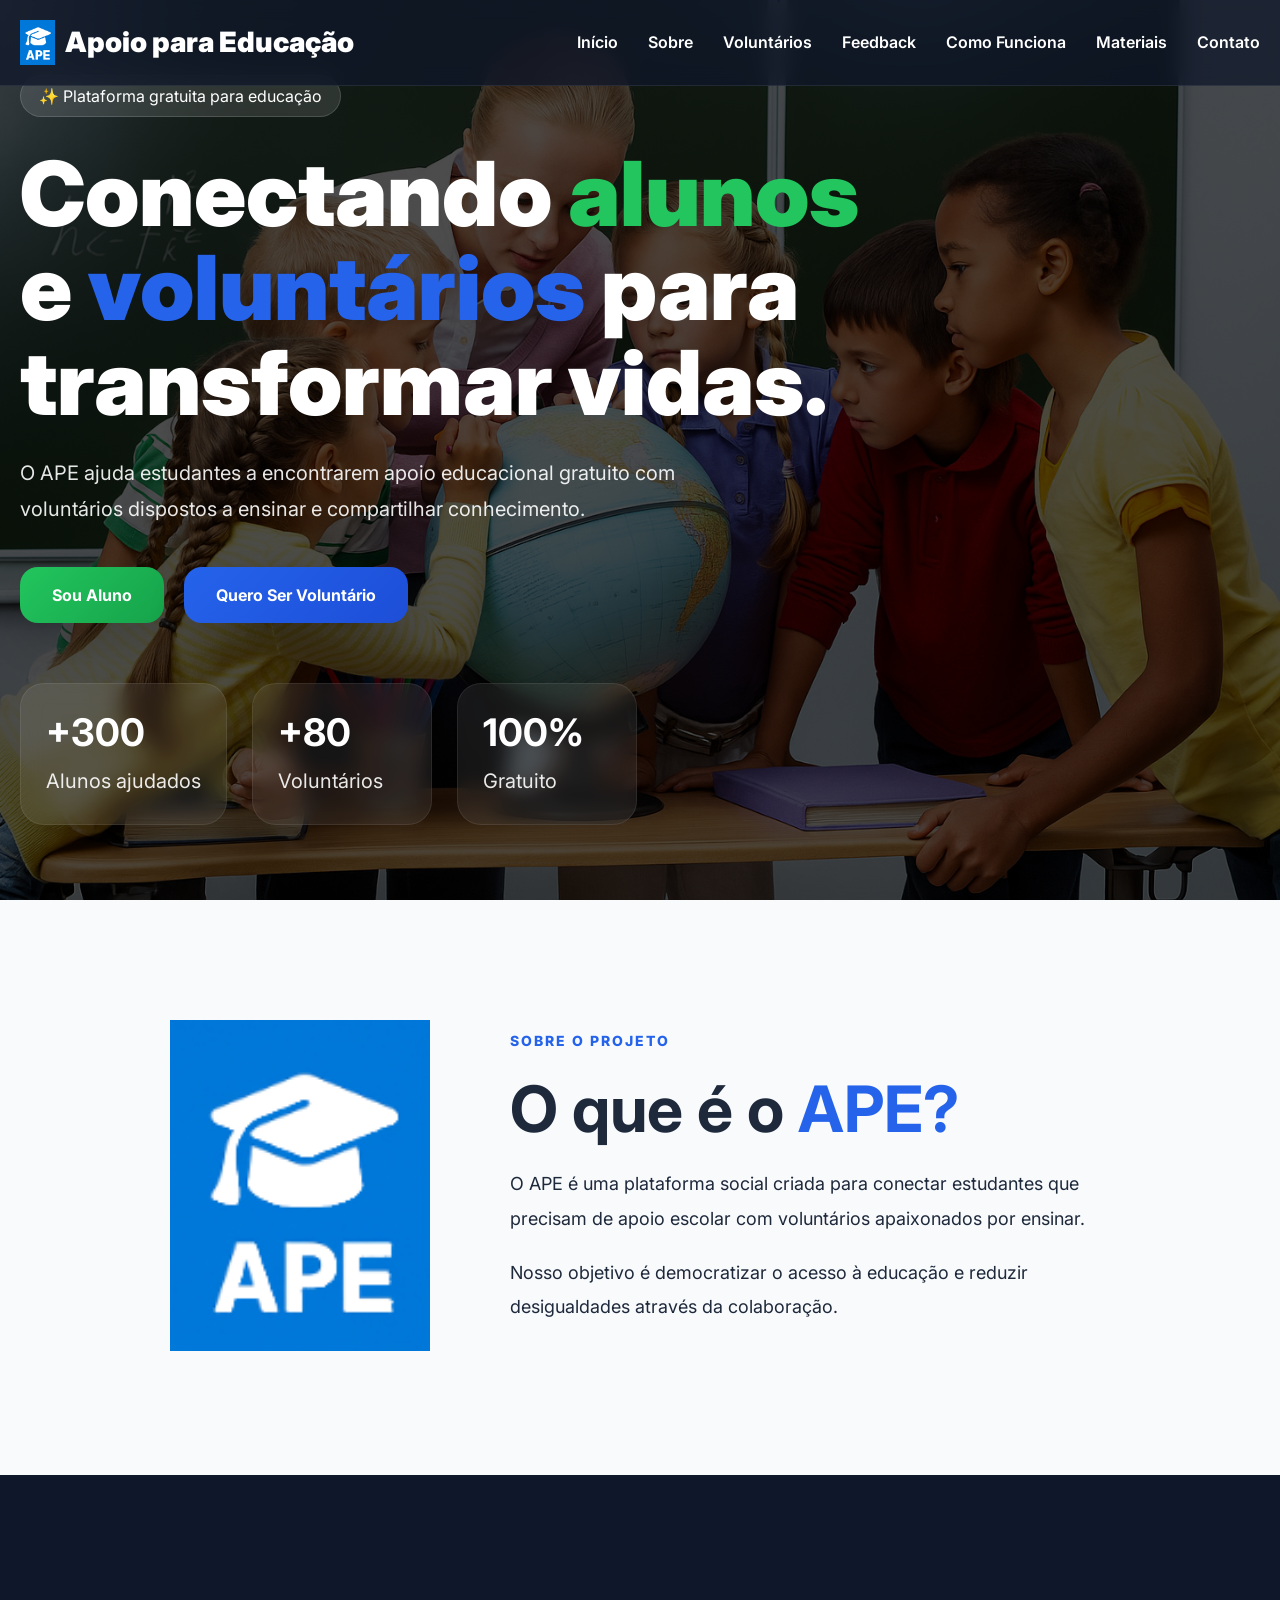
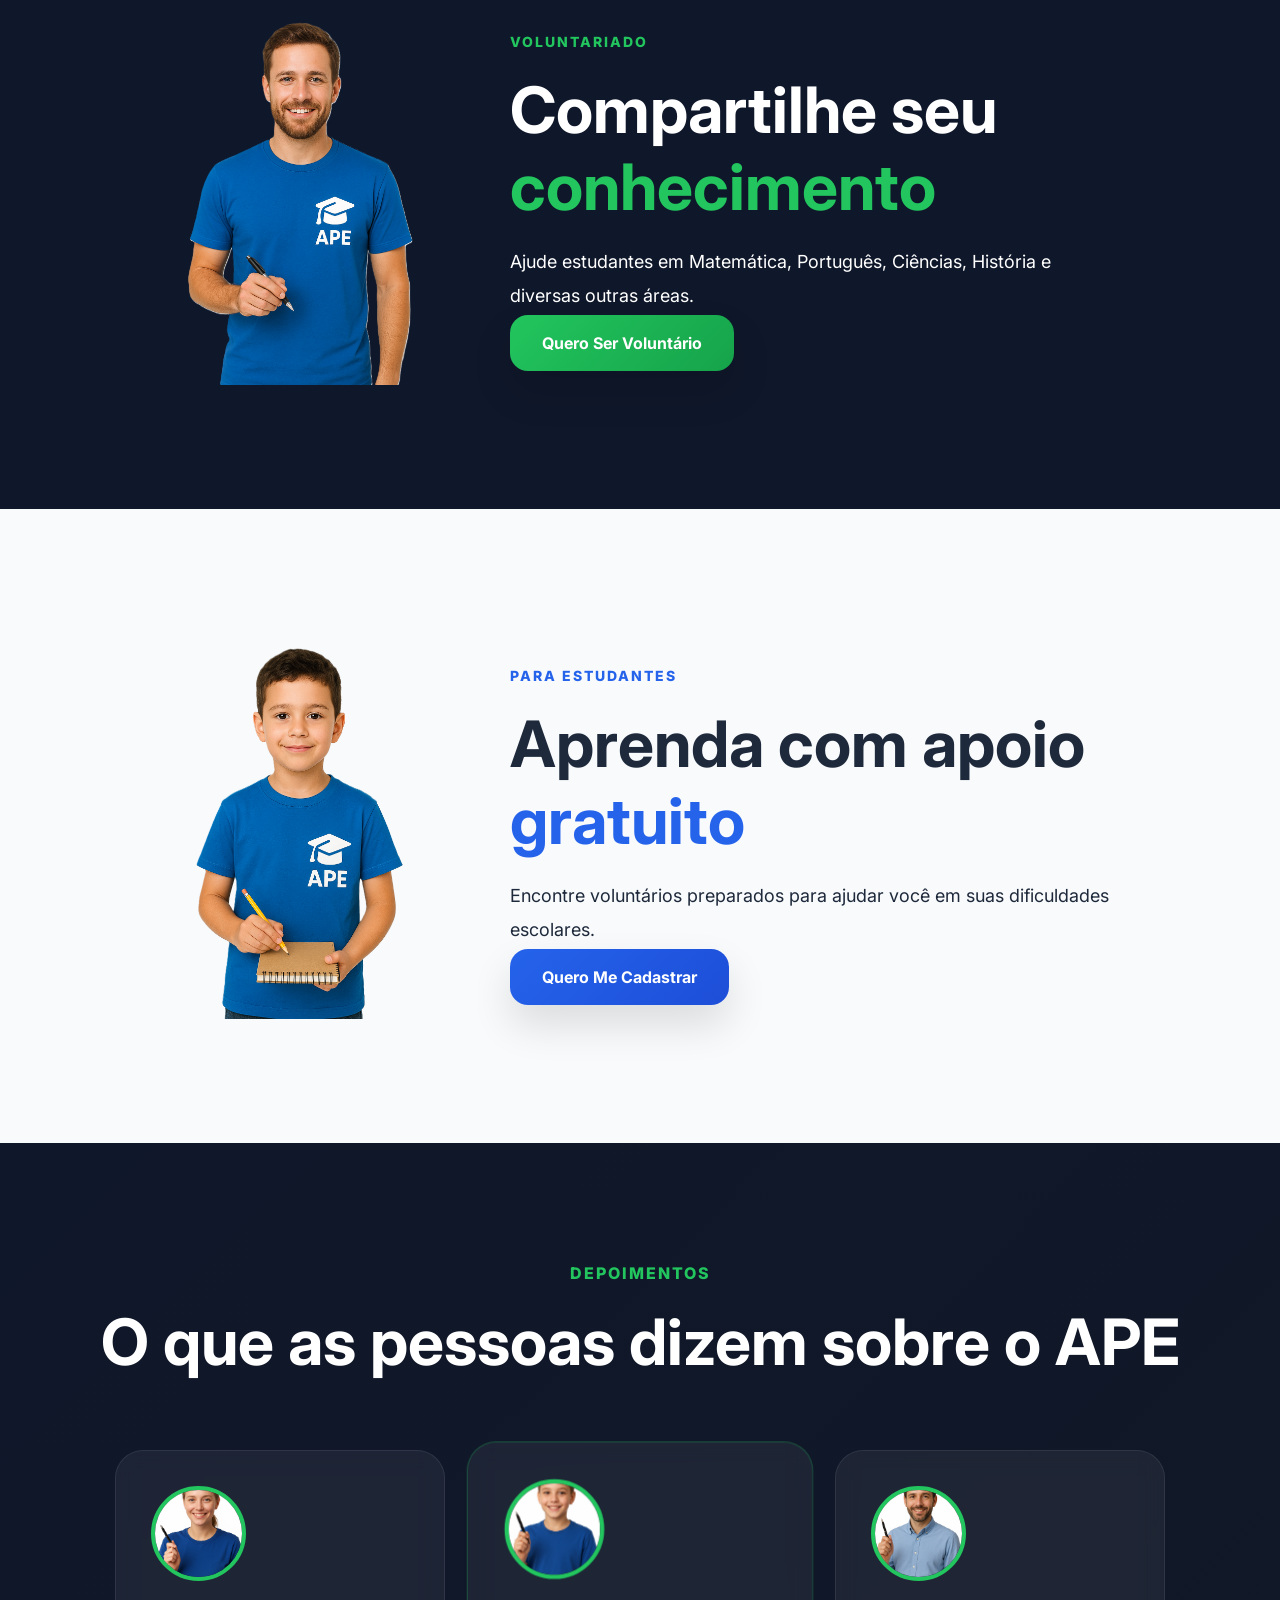
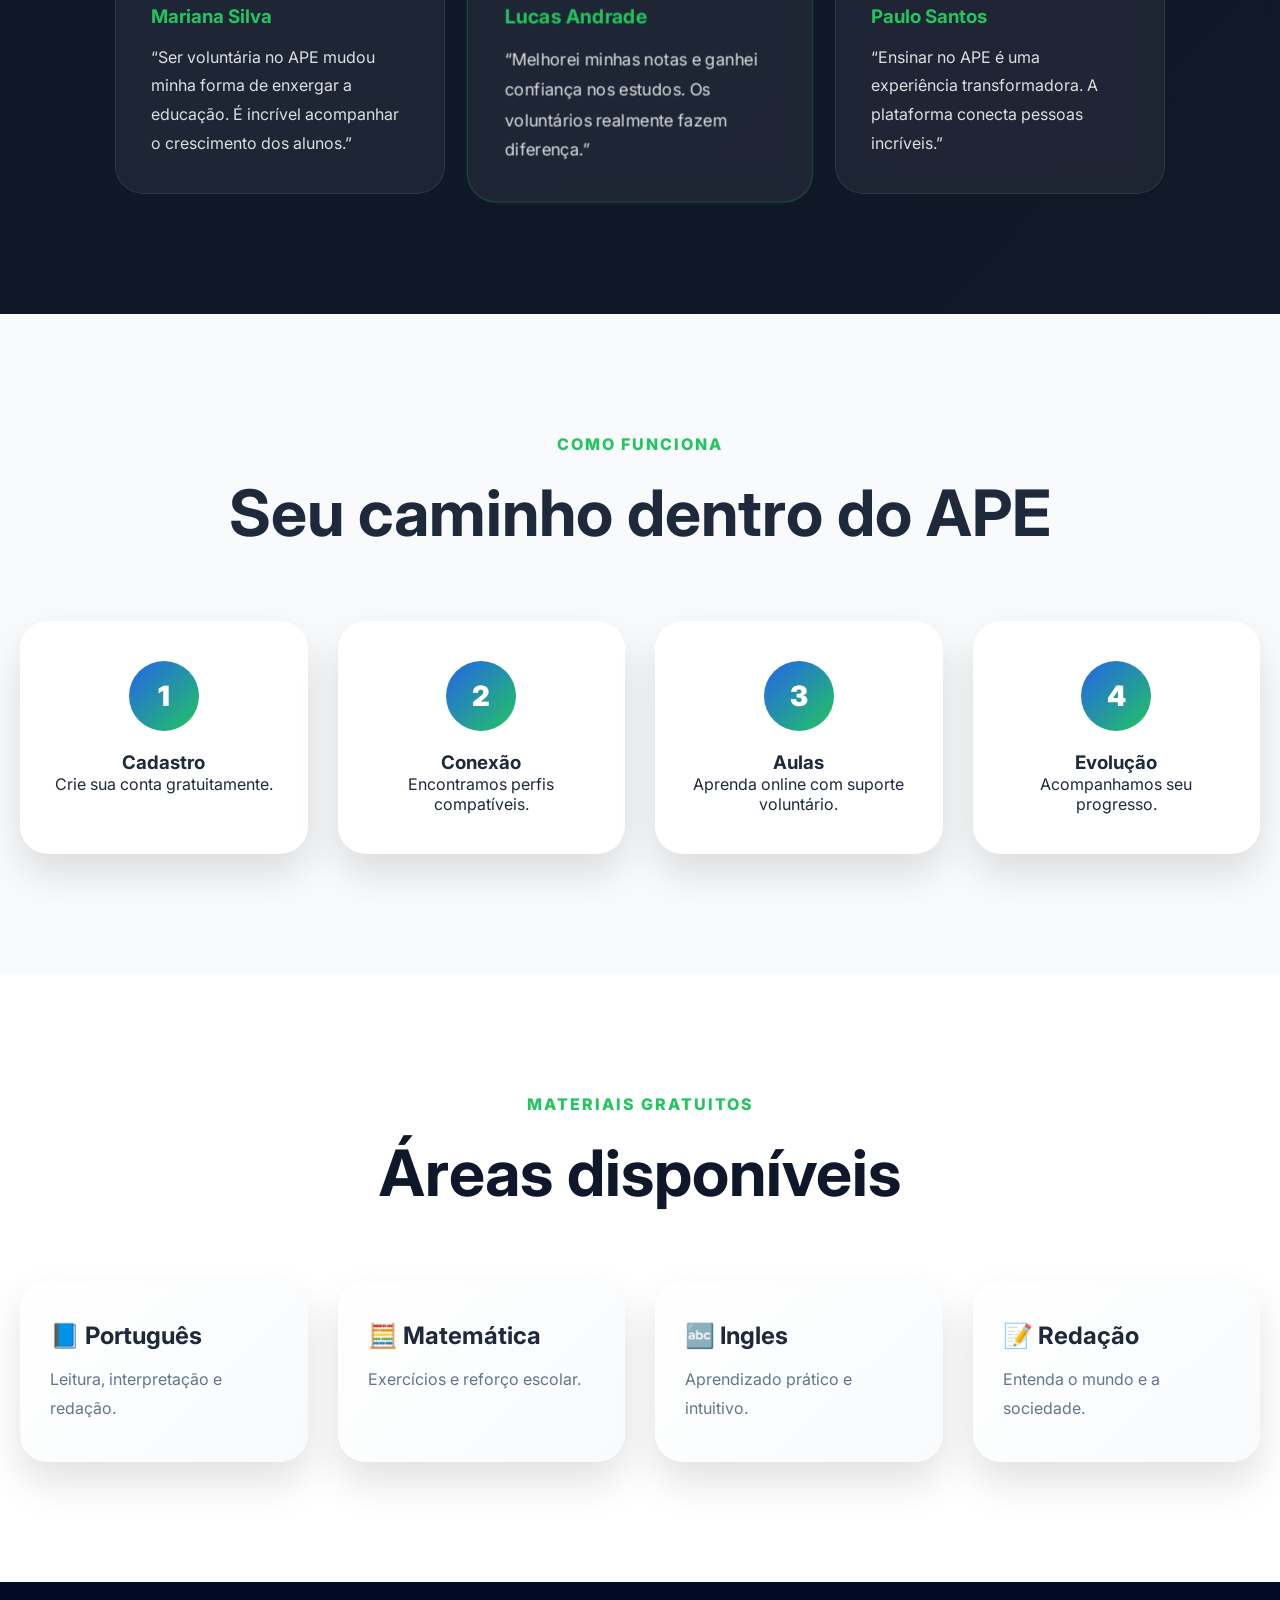
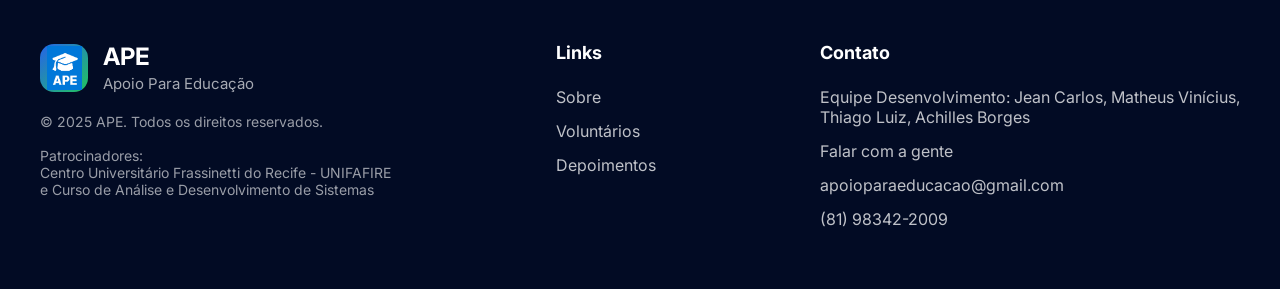
<file: index.html>
<!DOCTYPE html>
<html lang="pt-br">
<head>
    <meta charset="UTF-8">
    <meta name="viewport" content="width=device-width, initial-scale=1.0">

    <title>APE | Apoio Para Educação</title>

    <link rel="preconnect" href="https://fonts.googleapis.com">
    <link rel="preconnect" href="https://fonts.gstatic.com" crossorigin>
    <link href="https://fonts.googleapis.com/css2?family=Inter:wght@300;400;500;600;700;800;900&display=swap" rel="stylesheet">

    <link rel="stylesheet" href="style.css">
</head>
<body>

    <!-- ================= HEADER ================= -->

    <header>
        <nav>

            <div class="logo">
                <img src="imagens/icone1.png" alt="APE" width="35">
                
                <h2>Apoio para Educação</h2>
            </div>

            <div class="menu-toggle" id="menu-toggle">☰</div>

            <ul id="menu-list">
                <li><a href="#banner">Início</a></li>
                <li><a href="#sobre">Sobre</a></li>
                <li><a href="#voluntarios">Voluntários</a></li>
                <li><a href="#feedback">Feedback</a></li>
                <li><a href="#como-funciona">Como Funciona</a></li>
                <li><a href="#materiais">Materiais</a></li>
                <li><a href="#contato">Contato</a></li>
            </ul>

        </nav>
    </header>


    <!-- ================= HERO ================= -->

    <section id="banner">

        <div class="hero-overlay"></div>

        <div class="hero-content">

            <span class="tag">✨ Plataforma gratuita para educação</span>

            <h1>
                Conectando
                <span class="texto_verde">alunos</span>
                e
                <span class="texto_azul">voluntários</span>
                para transformar vidas.
            </h1>

            <p>
                O APE ajuda estudantes a encontrarem apoio educacional gratuito
                com voluntários dispostos a ensinar e compartilhar conhecimento.
            </p>

            <div class="hero-buttons">

                <a href="loginAluno.html" class="btn btn-verde">
                    Sou Aluno
                </a>

                <a href="loginVoluntario.html" class="btn btn-azul">
                    Quero Ser Voluntário
                </a>

            </div>

            <div class="hero-stats">

                <div class="stat-card">
                    <h3>+300</h3>
                    <p>Alunos ajudados</p>
                </div>

                <div class="stat-card">
                    <h3>+80</h3>
                    <p>Voluntários</p>
                </div>

                <div class="stat-card">
                    <h3>100%</h3>
                    <p>Gratuito</p>
                </div>

            </div>

        </div>

    </section>


    <!-- ================= SOBRE ================= -->

    <section id="sobre" class="secao secao-clara">

        <div class="secao-imagem">
            <img src="imagens/icone1.png" alt="Sobre o projeto">
        </div>

        <div class="secao-conteudo">

            <span class="mini-titulo">SOBRE O PROJETO</span>

            <h2>
                O que é o
                <span class="texto_azul">APE?</span>
            </h2>

            <p>
                O APE é uma plataforma social criada para conectar estudantes
                que precisam de apoio escolar com voluntários apaixonados
                por ensinar.
            </p>

            <p>
                Nosso objetivo é democratizar o acesso à educação e reduzir
                desigualdades através da colaboração.
            </p>

        </div>

    </section>


    <!-- ================= VOLUNTÁRIOS ================= -->

    <section id="voluntarios" class="secao secao-escura reverse">

        <div class="secao-conteudo">

            <span class="mini-titulo verde">VOLUNTARIADO</span>

            <h2>
                Compartilhe seu
                <span class="texto_verde">conhecimento</span>
            </h2>

            <p>
                Ajude estudantes em Matemática, Português, Ciências,
                História e diversas outras áreas.
            </p>

            <a href="loginVoluntario.html" class="btn btn-verde">
                Quero Ser Voluntário
            </a>

        </div>

        <div class="secao-imagem">
            <img src="imagens/icone2.png" alt="Voluntários">
        </div>

    </section>


    <!-- ================= ALUNOS ================= -->

    <section id="alunos" class="secao secao-clara">

        <div class="secao-imagem">
            <img src="imagens/icone3.png" alt="Alunos">
        </div>

        <div class="secao-conteudo">

            <span class="mini-titulo">PARA ESTUDANTES</span>

            <h2>
                Aprenda com apoio
                <span class="texto_azul">gratuito</span>
            </h2>

            <p>
                Encontre voluntários preparados para ajudar você em suas
                dificuldades escolares.
            </p>

            <a href="loginAluno.html" class="btn btn-azul">
                Quero Me Cadastrar
            </a>

        </div>

    </section>


    <!-- ================= FEEDBACK ================= -->

    <section id="feedback" class="feedback-section">

        <div class="section-title">
            <span>DEPOIMENTOS</span>
            <h2>O que as pessoas dizem sobre o APE</h2>
        </div>

        <div class="feedback-grid">

            <div class="feedback-card">
                <img src="imagens/voluntario1.png" alt="Voluntário">
                <h3>Mariana Silva</h3>
                <p>
                    “Ser voluntária no APE mudou minha forma de enxergar a educação.
                    É incrível acompanhar o crescimento dos alunos.”
                </p>
            </div>

            <div class="feedback-card destaque">
                <img src="imagens/aluno1.png" alt="Aluno">
                <h3>Lucas Andrade</h3>
                <p>
                    “Melhorei minhas notas e ganhei confiança nos estudos.
                    Os voluntários realmente fazem diferença.”
                </p>
            </div>

            <div class="feedback-card">
                <img src="imagens/voluntario2.png" alt="Voluntário">
                <h3>Paulo Santos</h3>
                <p>
                    “Ensinar no APE é uma experiência transformadora.
                    A plataforma conecta pessoas incríveis.”
                </p>
            </div>

        </div>

    </section>


    <!-- ================= COMO FUNCIONA ================= -->

    <section id="como-funciona" class="como-funciona">

        <div class="section-title">
            <span>COMO FUNCIONA</span>
            <h2>Seu caminho dentro do APE</h2>
        </div>

        <div class="steps">

            <div class="step-card">
                <div class="step-number">1</div>
                <h3>Cadastro</h3>
                <p>Crie sua conta gratuitamente.</p>
            </div>

            <div class="step-card">
                <div class="step-number">2</div>
                <h3>Conexão</h3>
                <p>Encontramos perfis compatíveis.</p>
            </div>

            <div class="step-card">
                <div class="step-number">3</div>
                <h3>Aulas</h3>
                <p>Aprenda online com suporte voluntário.</p>
            </div>

            <div class="step-card">
                <div class="step-number">4</div>
                <h3>Evolução</h3>
                <p>Acompanhamos seu progresso.</p>
            </div>

        </div>

    </section>


    <!-- ================= MATERIAIS ================= -->

    <section id="materiais" class="materiais-section">

        <div class="section-title dark">
            <span>MATERIAIS GRATUITOS</span>
            <h2>Áreas disponíveis</h2>
        </div>

        <div class="materiais-grid">

            <div class="material-card">
                <h3>📘 Português</h3>
                <p>Leitura, interpretação e redação.</p>
            </div>

            <div class="material-card">
                <h3>🧮 Matemática</h3>
                <p>Exercícios e reforço escolar.</p>
            </div>

            <div class="material-card">
                <h3>🔤 Ingles</h3>
                <p>Aprendizado prático e intuitivo.</p>
            </div>

            <div class="material-card">
                <h3>📝 Redação</h3>
                <p>Entenda o mundo e a sociedade.</p>
            </div>

        </div>

    </section>


    <!-- ================= CONTATO ================= -->

   
    <!-- ================= FOOTER ================= -->

    <!-- ================= FOOTER ================= -->

<footer class="footer">

    <div class="footer-container">

        <!-- LOGO -->
        <div class="footer-brand">

            <div class="footer-logo">
                

                <div class="logo-box">
                    <img src="imagens/icone1.png" alt="APE" width="35">
                </div>

                <div>
                    <h3>APE</h3>
                    <p>Apoio Para Educação</p>
                </div>

            </div>

            <span class="copyright"> 
                © 2025 APE. Todos os direitos reservados. <br><br> Patrocinadores: <br>Centro Universitário Frassinetti do Recife - UNIFAFIRE <br>e Curso de Análise e Desenvolvimento de Sistemas
            </span>

        </div>

        <!-- LINKS -->
        <div class="footer-links">

            <h4>Links</h4>

            <a href="#sobre">Sobre</a>
            <a href="#voluntarios">Voluntários</a>
            <a href="#feedback">Depoimentos</a>

        </div>

        <!-- CONTATO -->
        <div class="footer-links">

            <h4>Contato</h4>
            <a href="#">Equipe Desenvolvimento: Jean Carlos, Matheus Vinícius,<br> Thiago Luiz, Achilles Borges</a>
            <a href="#">Falar com a gente</a>
            <a href="#">apoioparaeducacao@gmail.com</a>
            <a href="#">(81) 98342-2009</a>

        </div>

    </div>

</footer>


    <!-- ================= SCRIPT ================= -->

    <script>

        const menuToggle = document.getElementById('menu-toggle');
        const menuList = document.getElementById('menu-list');

        menuToggle.addEventListener('click', () => {
            menuList.classList.toggle('ativo');
            menuToggle.classList.toggle('aberto');
        });

    </script>

</body>
</html>
</file>
<file: style.css>
* {
    margin: 0;
    padding: 0;
    box-sizing: border-box;
}

:root {

    --azul: #2563eb;
    --verde: #22c55e;

    --escuro: #0f172a;
    --escuro2: #111827;

    --claro: #f8fafc;

    --texto: #1e293b;

    --radius: 24px;

    --shadow: 0 20px 40px rgba(0,0,0,0.12);

    --transition: all .3s ease;

}

html {
    scroll-behavior: smooth;
}

body {
    font-family: 'Inter', sans-serif;
    background: white;
    color: var(--texto);
    overflow-x: hidden;
}

/* ================= HEADER ================= */

header {

    position: fixed;
    width: 100%;

    top: 0;
    z-index: 1000;

    background: rgba(15,23,42,.75);

    backdrop-filter: blur(10px);

    border-bottom: 1px solid rgba(255,255,255,.08);

}

nav {

    max-width: 1300px;
    margin: auto;

    display: flex;
    justify-content: space-between;
    align-items: center;

    padding: 20px;
    position: relative;

}

.logo {

    display: flex;
    align-items: center;

    gap: 10px;

    color: white;

}

.logo h2 {
    font-size: 28px;
    font-weight: 900;
}

.logo-icon {
    font-size: 28px;
}

nav ul {

    display: flex;
    gap: 30px;

    list-style: none;

}

nav ul li a {

    color: white;
    text-decoration: none;

    font-weight: 600;

    position: relative;

}

nav ul li a::after {

    content: '';

    position: absolute;

    left: 0;
    bottom: -8px;

    width: 0%;
    height: 2px;

    background: var(--verde);

    transition: var(--transition);

}

nav ul li a:hover::after {
    width: 100%;
}

.menu-toggle {
    display: none;
    color: white;
    font-size: 30px;
    cursor: pointer;
}

/* ================= HERO ================= */

#banner {

    min-height: 100vh;

    position: relative;

    display: flex;
    align-items: center;

    background:
    linear-gradient(rgba(0,0,0,.7), rgba(0,0,0,.7)),
    url(imagens/header.png);

    background-size: cover;
    background-position: center;

}

.hero-content {

    max-width: 1300px;

    margin: auto;

    width: 100%;

    position: relative;

    z-index: 2;

    color: white;

    padding: 0 20px;

}

.tag {

    background: rgba(255,255,255,.12);

    border: 1px solid rgba(255,255,255,.15);

    backdrop-filter: blur(8px);

    padding: 10px 18px;

    border-radius: 999px;

    display: inline-block;

    margin-bottom: 30px;

}

.hero-content h1 {

    font-size: clamp(3rem, 7vw, 6rem);

    line-height: 1.05;

    max-width: 900px;

    font-weight: 900;

    margin-bottom: 25px;

}

.hero-content p {

    font-size: 20px;

    line-height: 1.8;

    max-width: 700px;

    color: rgba(255,255,255,.9);

}

.texto_verde {
    color: var(--verde);
}

.texto_azul {
    color: var(--azul);
}

.hero-buttons {

    display: flex;
    gap: 20px;

    margin-top: 40px;

    flex-wrap: wrap;

}

.btn {

    text-decoration: none;

    padding: 18px 32px;

    border-radius: 18px;

    font-weight: 700;

    transition: var(--transition);

    box-shadow: var(--shadow);

}

.btn:hover {

    transform: translateY(-6px);

}

.btn-verde {

    background: linear-gradient(135deg, #22c55e, #16a34a);
    color: white;

}

.btn-azul {

    background: linear-gradient(135deg, #2563eb, #1d4ed8);
    color: white;

}

.hero-stats {

    display: flex;
    gap: 25px;

    margin-top: 60px;

    flex-wrap: wrap;

}

.stat-card {

    background: rgba(255,255,255,.08);

    backdrop-filter: blur(10px);

    border: 1px solid rgba(255,255,255,.08);

    padding: 25px;

    border-radius: var(--radius);

    min-width: 180px;

}

.stat-card h3 {

    font-size: 38px;

    margin-bottom: 8px;

}

/* ================= SEÇÕES ================= */

.secao {

    padding: 120px 20px;

    display: flex;
    align-items: center;
    justify-content: center;

    gap: 80px;

    flex-wrap: wrap;

}

.secao-clara {
    background: #f8fafc;
}

.secao-escura {
    background: var(--escuro);
    color: white;
}

.reverse {
    flex-direction: row-reverse;
}

.secao-imagem img {

    width: 260px;

    transition: var(--transition);

}

.secao-imagem img:hover {
    transform: scale(1.05) rotate(2deg);
}

.secao-conteudo {
    max-width: 600px;
}

.mini-titulo {

    color: var(--azul);

    font-size: 14px;

    font-weight: 800;

    letter-spacing: 2px;

}

.mini-titulo.verde {
    color: var(--verde);
}

.secao-conteudo h2 {

    font-size: clamp(2.2rem, 5vw, 4rem);

    margin: 20px 0;

}

.secao-conteudo p {

    font-size: 18px;

    line-height: 1.9;

    margin-bottom: 20px;

}

/* ================= FEEDBACK ================= */

.feedback-section {

    padding: 120px 20px;

    background:
    linear-gradient(135deg, #0f172a, #111827);

    color: white;

}

.section-title {

    text-align: center;

    margin-bottom: 70px;

}

.section-title span {

    color: var(--verde);

    font-weight: 800;

    letter-spacing: 2px;

}

.section-title h2 {

    font-size: clamp(2.2rem, 5vw, 4rem);

    margin-top: 20px;

}

.feedback-grid {

    display: flex;
    justify-content: center;

    gap: 30px;

    flex-wrap: wrap;

}

.feedback-card {

    width: 330px;

    background: rgba(255,255,255,.06);

    border: 1px solid rgba(255,255,255,.08);

    backdrop-filter: blur(10px);

    border-radius: 28px;

    padding: 35px;

    transition: var(--transition);

}

.feedback-card:hover {

    transform: translateY(-10px);

}

.feedback-card.destaque {

    transform: scale(1.05);

    border: 1px solid rgba(34,197,94,.3);

}

.feedback-card img {

    width: 95px;
    height: 95px;

    border-radius: 50%;

    object-fit: cover;

    border: 4px solid var(--verde);

    margin-bottom: 20px;

}

.feedback-card h3 {

    margin-bottom: 15px;

    color: var(--verde);

}

.feedback-card p {

    line-height: 1.8;

    color: rgba(255,255,255,.85);

}

/* ================= PASSOS ================= */

.como-funciona {

    padding: 120px 20px;

    background: #f8fafc;

}

.steps {

    max-width: 1300px;

    margin: auto;

    display: grid;

    grid-template-columns: repeat(auto-fit, minmax(250px, 1fr));

    gap: 30px;

}

.step-card {

    background: white;

    border-radius: 28px;

    padding: 40px 30px;

    box-shadow: var(--shadow);

    text-align: center;

    transition: var(--transition);

}

.step-card:hover {

    transform: translateY(-10px);

}

.step-number {

    width: 70px;
    height: 70px;

    margin: auto;
    margin-bottom: 20px;

    border-radius: 50%;

    background: linear-gradient(135deg, #2563eb, #22c55e);

    color: white;

    display: flex;
    align-items: center;
    justify-content: center;

    font-size: 28px;
    font-weight: 900;

}

/* ================= MATERIAIS ================= */

.materiais-section {

    padding: 120px 20px;

    background: white;

}

.dark h2 {
    color: #0f172a;
}

.materiais-grid {

    max-width: 1300px;

    margin: auto;

    display: grid;

    grid-template-columns: repeat(auto-fit, minmax(260px, 1fr));

    gap: 30px;

}

.material-card {

    background: linear-gradient(135deg, #ffffff, #f8fafc);

    padding: 40px 30px;

    border-radius: 28px;

    box-shadow: var(--shadow);

    transition: var(--transition);

}

.material-card:hover {

    transform: translateY(-10px);

}

.material-card h3 {

    font-size: 24px;

    margin-bottom: 15px;

}

.material-card p {

    color: #64748b;

    line-height: 1.8;

}

/* ================= CONTATO ================= */

.contato-section {

    padding: 70px 20px;

    background:
    linear-gradient(135deg, #0f172a, #111827);

}

.contato-card {

    max-width: 700px;

    margin: auto;

    background: rgba(255,255,255,.08);

    border: 1px solid rgba(255,255,255,.08);

    backdrop-filter: blur(10px);

    border-radius: 28px;

    padding: 40px;

    color: white;

    text-align: center;

}

.contato-card h2 {

    font-size: 32px;

    margin-bottom: 15px;

}

.contato-card p {
    font-size: 15px;
}

.contato-info {

    margin-top: 30px;

    display: flex;

    flex-direction: column;

    gap: 15px;

}

.equipe {

    margin-top: 50px;

}

.equipe-grid {

    display: flex;
    justify-content: center;

    flex-wrap: wrap;

    gap: 15px;

    margin-top: 25px;

}

.equipe-grid span {

    background: rgba(255,255,255,.08);

    padding: 10px 14px;

    border-radius: 999px;

    font-size: 14px;

}

/* ================= FOOTER ================= */

.footer {

    background: #020b24;

    padding: 60px 20px;

}

.footer-container {

    max-width: 1200px;

    margin: auto;

    display: flex;

    justify-content: space-between;

    gap: 60px;

    flex-wrap: wrap;

}

/* ===== BRAND ===== */

.footer-brand {

    display: flex;

    flex-direction: column;

    gap: 20px;

}

.footer-logo {

    display: flex;

    align-items: center;

    gap: 15px;

}

.logo-box {

    width: 48px;
    height: 48px;

    border-radius: 14px;

    background: linear-gradient(
        135deg,
        #2563eb,
        #22c55e
    );

    display: flex;

    align-items: center;
    justify-content: center;

    font-size: 22px;

    color: white;

}

.footer-logo h3 {

    color: white;

    font-size: 24px;

    margin-bottom: 3px;

}

.footer-logo p {

    color: rgba(255,255,255,.65);

    font-size: 15px;

}

.copyright {

    color: rgba(255,255,255,.6);

    font-size: 14px;

}

/* ===== LINKS ===== */

.footer-links {

    display: flex;

    flex-direction: column;

    gap: 14px;

}

.footer-links h4 {

    color: white;

    font-size: 18px;

    margin-bottom: 10px;

}

.footer-links a {

    color: rgba(255,255,255,.75);

    text-decoration: none;

    transition: .2s;

}

.footer-links a:hover {

    color: #22c55e;

}

/* ===== RESPONSIVO ===== */

@media screen and (max-width: 900px) {
    header {
        position: relative !important;
        background: rgba(15, 23, 42, 0.95);
    }

    nav {
        flex-wrap: wrap;
    }

    .menu-toggle {
        display: block;
    }

    nav ul {
        display: none;
        flex-direction: column;
        width: 100%;
        background-color: #1b3974;
        margin-top: 15px;
        border-radius: 10px;
        position: static !important;
        padding: 10px;
    }

    nav ul.ativo {
        display: flex;
        animation: aparecer 0.3s ease;
    }

    @keyframes aparecer {
        from {opacity: 0; transform: translateY(-10px);}
        to {opacity: 1; transform: translateY(0);}
    }

    nav ul li {
        padding: 12px;
        width: 100%;
        text-align: center;
    }

    nav ul li a {
        display: block;
        color: #fff;
        text-align: center;
    }

    #banner {
        height: auto;
        min-height: auto;
        padding: 60px 20px;
        text-align: center;
        display: block;
    }

    .hero-content {
        width: 100%;
        margin: 0 auto;
        padding-top: 0;
    }

    .hero-content h1 {
        font-size: clamp(2rem, 8vw, 3.5rem);
        line-height: 1.2;
    }

    .hero-content p {
        font-size: 16px;
        line-height: 1.6;
    }

    .secao {
        flex-direction: column !important;
        padding: 60px 20px;
        gap: 40px;
    }

    .secao-imagem img {
        width: 200px;
    }

    .feedback-grid {
        flex-direction: column;
        align-items: center;
    }

    .feedback-card {
        width: 100%;
        max-width: 380px;
    }

    .feedback-card.destaque {
        transform: none;
    }

    .footer-container {
        flex-direction: column;
        gap: 40px;
    }
}
</file>
